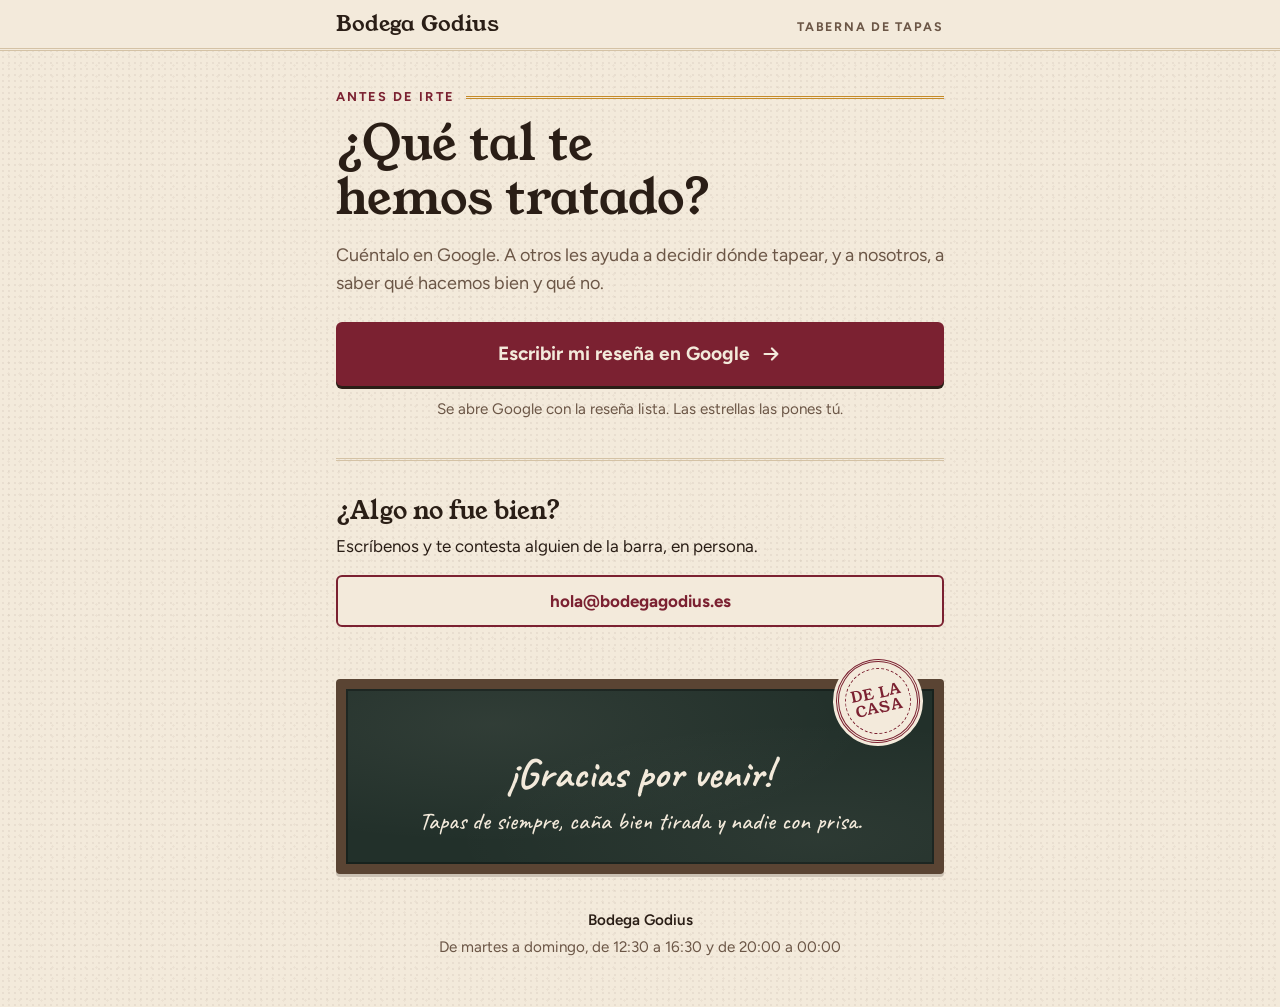
<file: ejemplo-resultado/sistema-1-resenas/index.html>
<!doctype html>
<html lang="es">
<head>
  <meta charset="utf-8">
  <meta name="viewport" content="width=device-width, initial-scale=1">
  <meta name="theme-color" content="#F3EADB">
  <title>Tu reseña · Bodega Godius</title>
  <link rel="icon" href="data:,">
  <link rel="preconnect" href="https://fonts.googleapis.com">
  <link rel="preconnect" href="https://fonts.gstatic.com" crossorigin>
  <link rel="stylesheet" href="https://fonts.googleapis.com/css2?family=Caveat:wght@500;700&family=Figtree:wght@400;500;600;700&family=Young+Serif&display=swap">
  <link rel="stylesheet" href="estilos.css">
</head>
<body>
  <header class="cabecera">
    <div class="cabecera-in">
      <span class="marca" data-campo="nombre">Bodega Godius</span>
      <span class="marca-tipo" data-campo="tipo">Taberna de tapas</span>
    </div>
  </header>

  <main class="col">
    <section class="intro">
      <p class="antetitulo">Antes de irte</p>
      <h1>¿Qué tal te hemos tratado?</h1>
      <p class="entradilla">Cuéntalo en Google. A otros les ayuda a decidir dónde tapear, y a nosotros, a saber qué hacemos bien y qué no.</p>
    </section>

    <a class="btn btn-vino btn-grande" id="btnGoogle" href="#">
      Escribir mi reseña en Google
      <svg viewBox="0 0 24 24" fill="none" stroke="currentColor" stroke-width="2.4" stroke-linecap="round" stroke-linejoin="round" aria-hidden="true"><path d="M5 12h14M13 6l6 6-6 6"/></svg>
    </a>
    <p class="nota-btn">Se abre Google con la reseña lista. Las estrellas las pones tú.</p>

    <hr class="filete">

    <section class="problema">
      <h2>¿Algo no fue bien?</h2>
      <p>Escríbenos y te contesta alguien de la barra, en persona.</p>
      <a class="btn btn-borde" id="btnEmail" href="#">hola@bodegagodius.es</a>
    </section>

    <aside class="pizarra pizarra-gracias">
      <span class="sello" aria-hidden="true">De la<br>casa</span>
      <p class="tiza-grande">¡Gracias por venir!</p>
      <p class="tiza" data-campo="lema">Tapas de siempre, caña bien tirada y nadie con prisa.</p>
    </aside>

    <footer class="pie">
      <p><strong data-campo="nombre">Bodega Godius</strong></p>
      <p data-campo="horario">De martes a domingo, de 12:30 a 16:30 y de 20:00 a 00:00</p>
    </footer>
  </main>

  <script src="datos.js"></script>
  <script>
    (function () {
      var B = window.BODEGA;
      document.querySelectorAll("[data-campo]").forEach(function (el) {
        var valor = B[el.getAttribute("data-campo")];
        if (valor) el.textContent = valor;
      });
      document.getElementById("btnGoogle").href = B.url_resena_google;
      var email = document.getElementById("btnEmail");
      email.href = "mailto:" + B.email + "?subject=" + encodeURIComponent("Mi visita a " + B.nombre);
      email.textContent = B.email;
    })();
  </script>
</body>
</html>
</file>
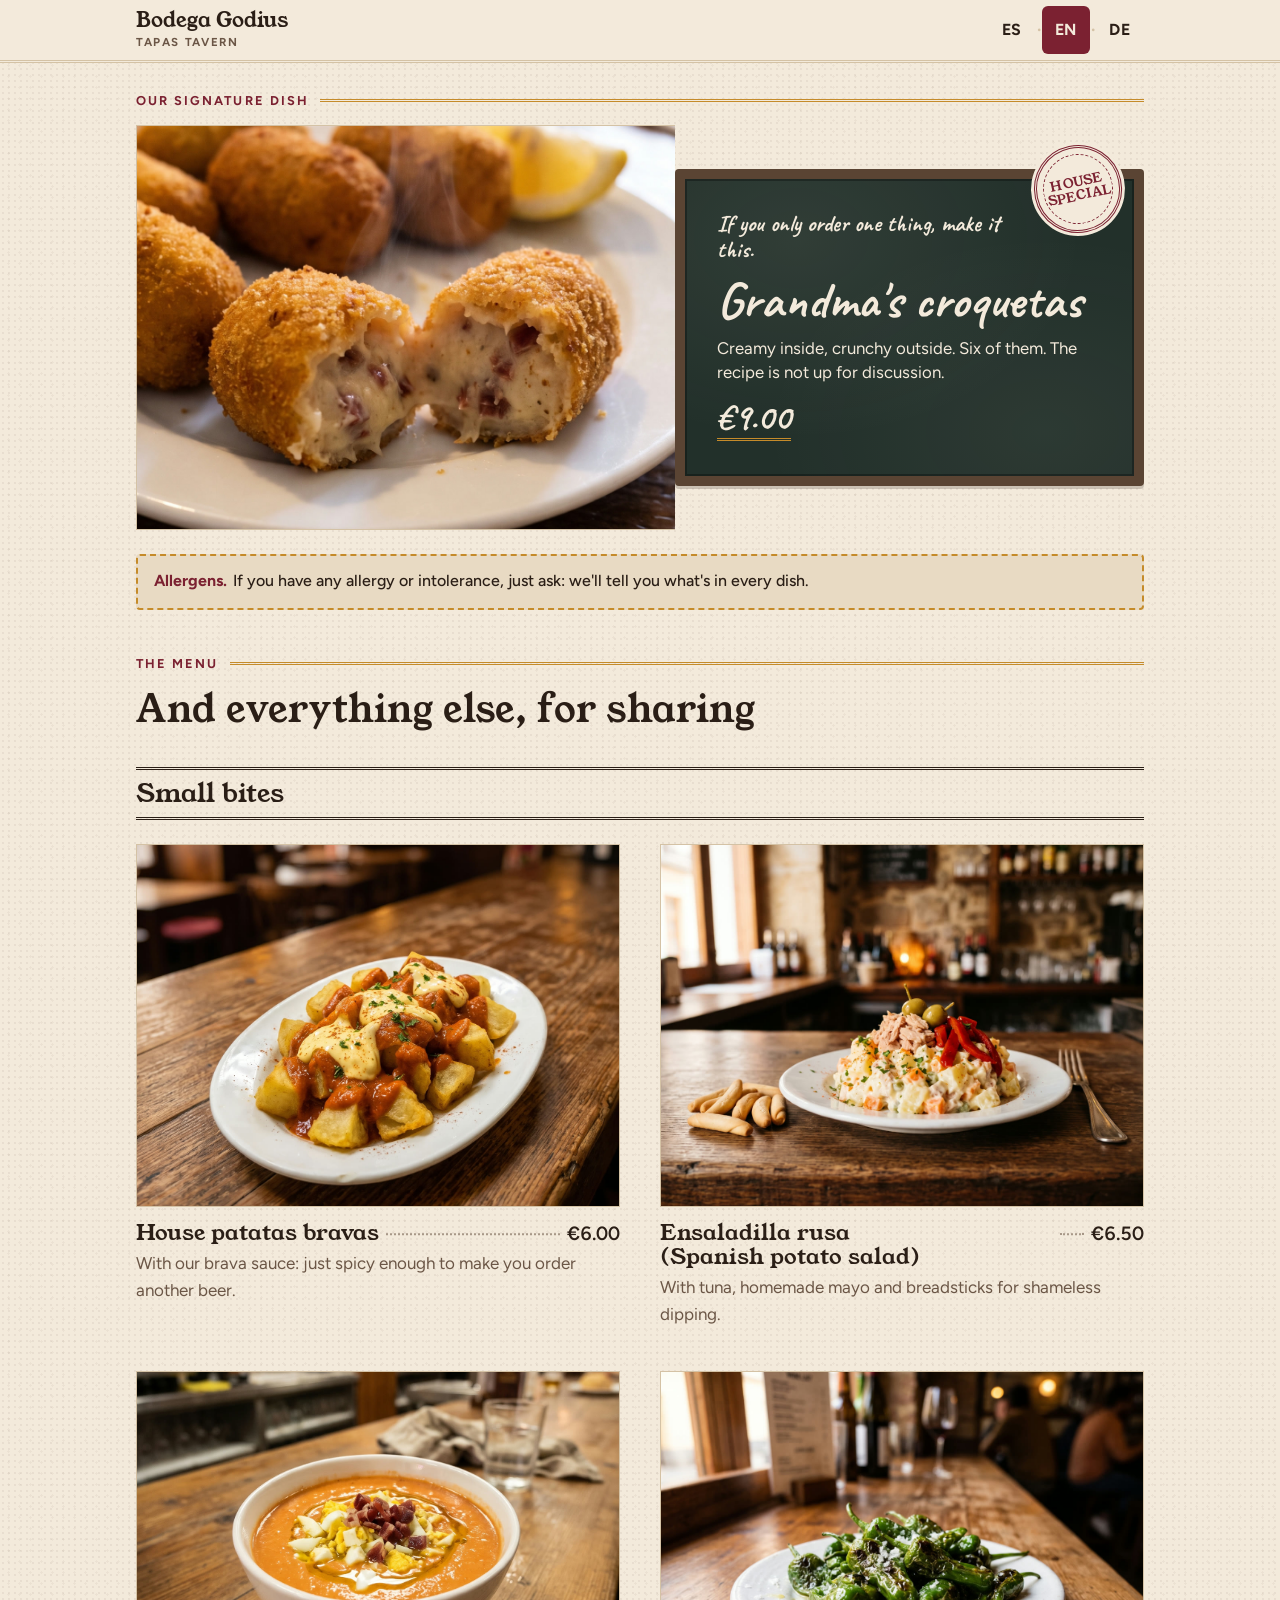
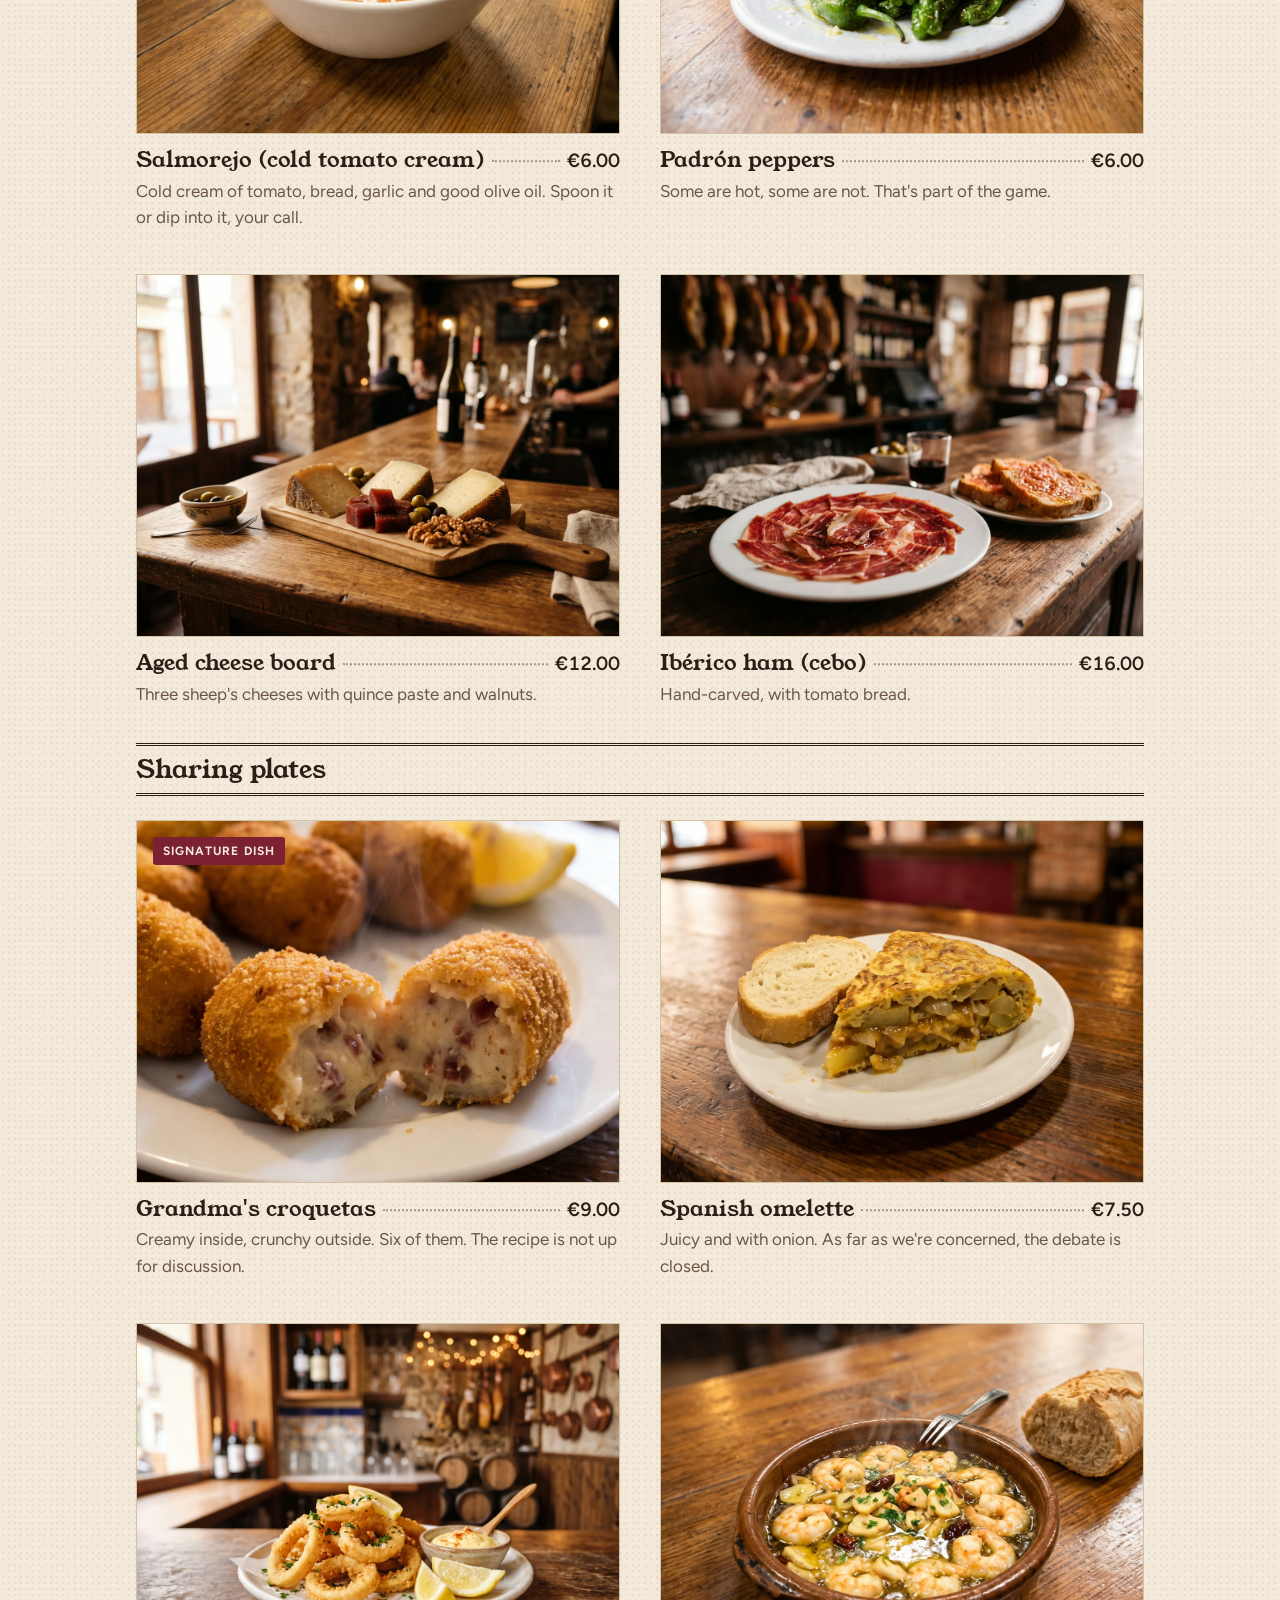
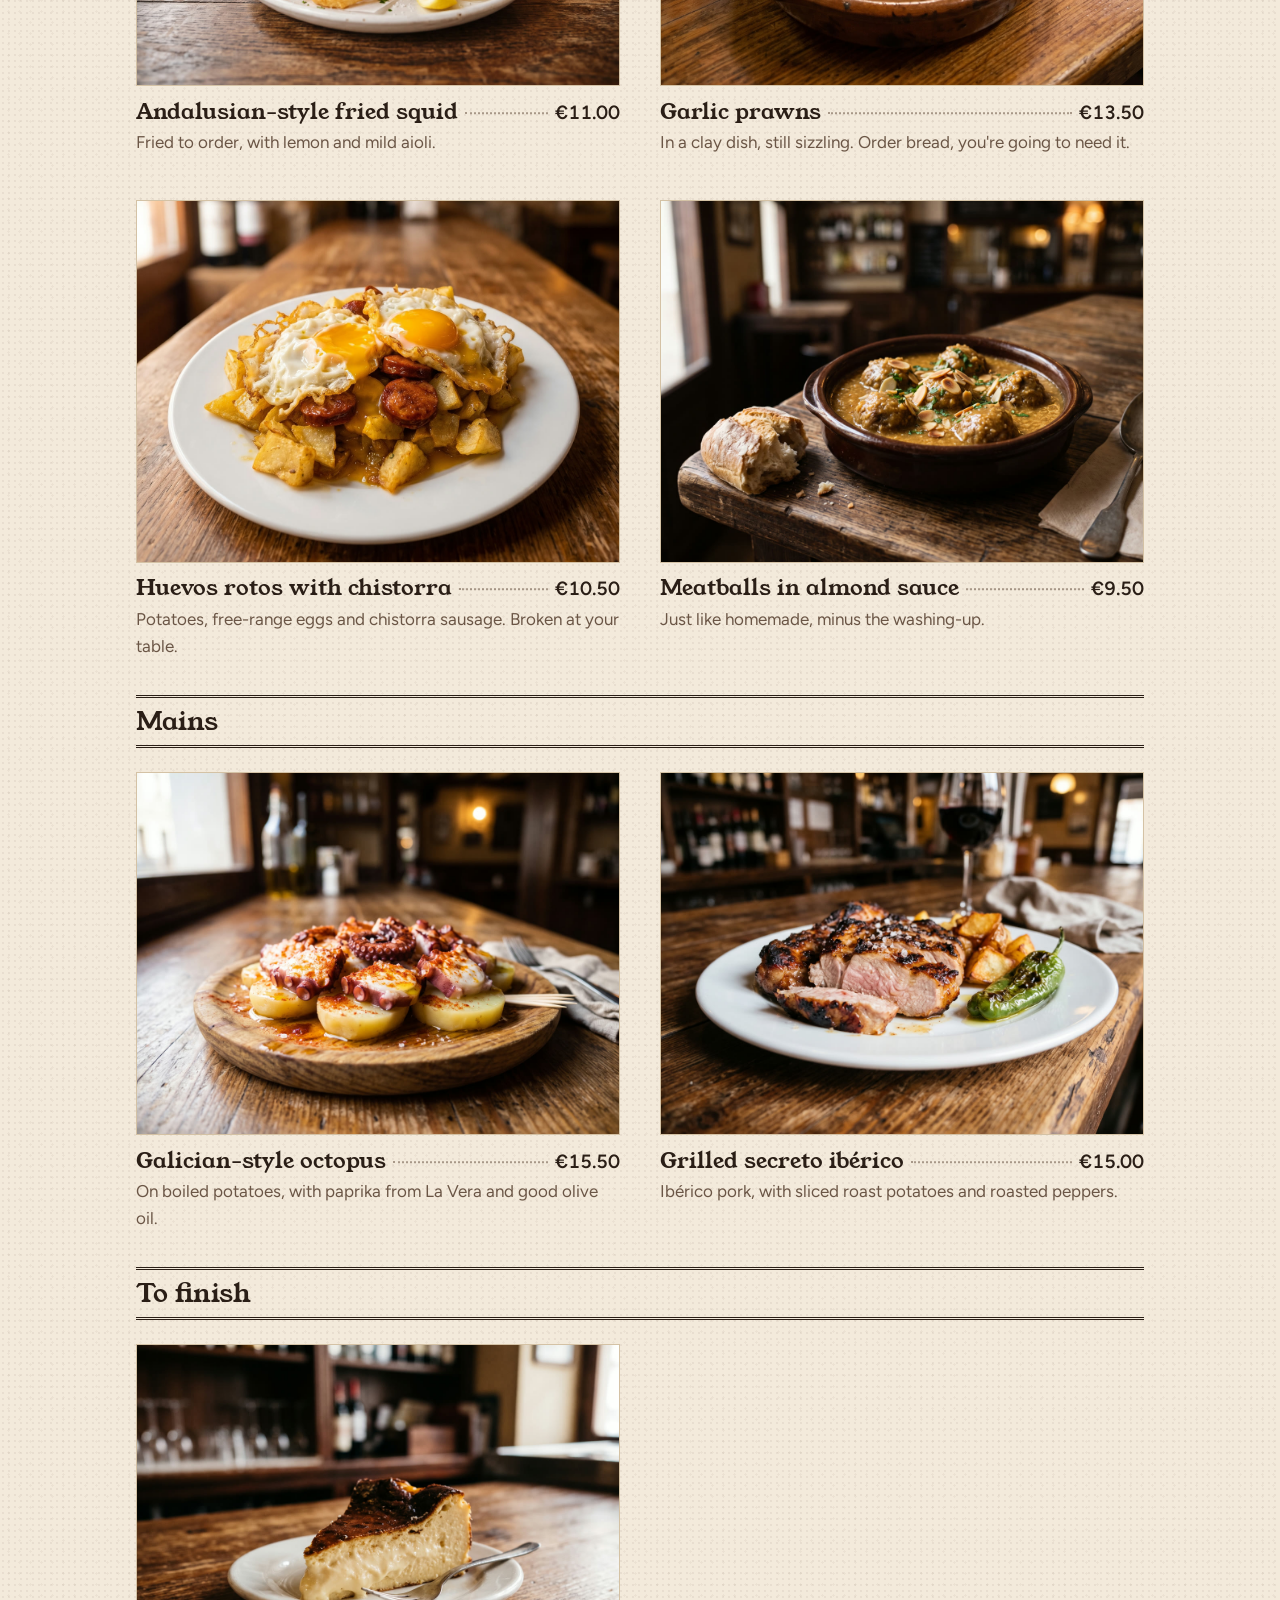
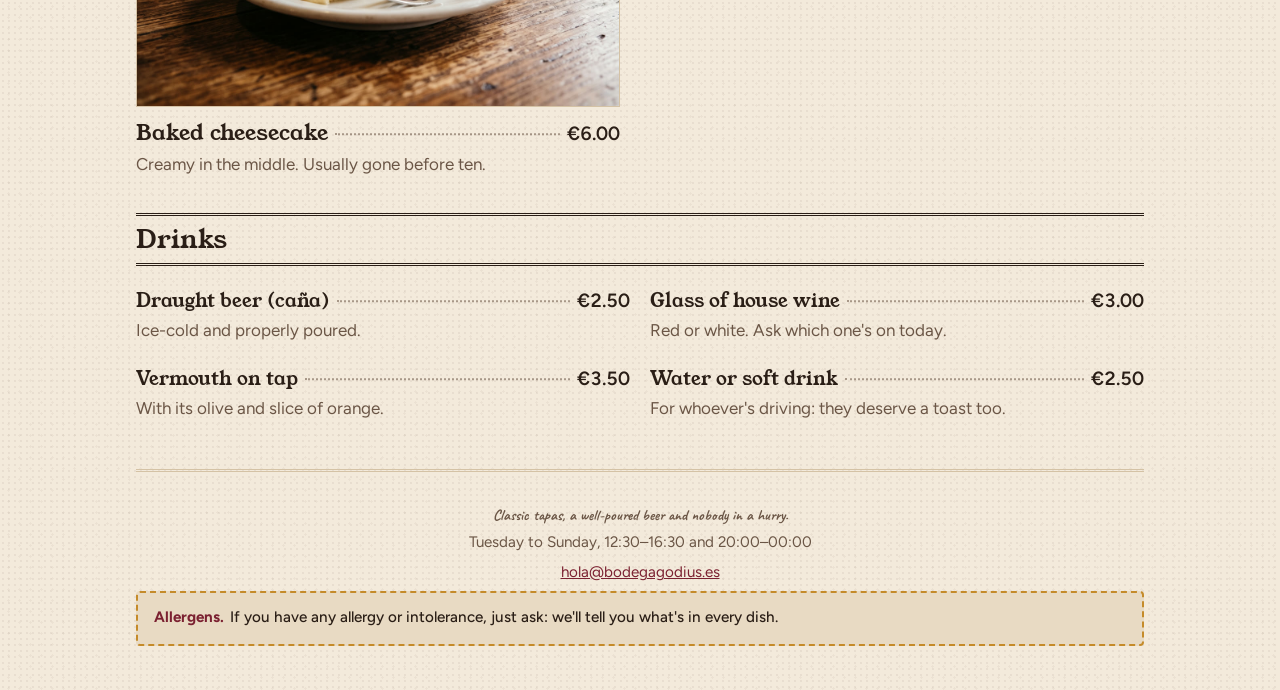
<file: ejemplo-resultado/sistema-2-carta/index.html>
<!doctype html>
<html lang="es">
<head>
  <meta charset="utf-8">
  <meta name="viewport" content="width=device-width, initial-scale=1">
  <meta name="theme-color" content="#F3EADB">
  <title>La carta · Bodega Godius</title>
  <link rel="icon" href="data:,">
  <link rel="preconnect" href="https://fonts.googleapis.com">
  <link rel="preconnect" href="https://fonts.gstatic.com" crossorigin>
  <link rel="stylesheet" href="https://fonts.googleapis.com/css2?family=Caveat:wght@500;700&family=Figtree:wght@400;500;600;700&family=Young+Serif&display=swap">
  <link rel="stylesheet" href="estilos.css">
</head>
<body>
  <header class="cabecera">
    <div class="cabecera-in">
      <div>
        <span class="marca" id="marca">Bodega Godius</span>
        <span class="marca-tipo" id="tipo"></span>
      </div>
      <div class="idiomas" role="group" id="idiomas">
        <button type="button" data-lang="es" lang="es">ES</button><span aria-hidden="true">·</span><button type="button" data-lang="en" lang="en">EN</button><span aria-hidden="true">·</span><button type="button" data-lang="de" lang="de">DE</button>
      </div>
    </div>
  </header>

  <!-- Todo se pinta desde datos.js: aquí no hay ningún plato escrito a mano -->
  <main class="col">
    <section class="estrella" id="estrella"></section>
    <p class="alergenos" id="alergenos"></p>
    <div class="carta-cab"><p class="antetitulo" id="cartaAnte"></p><h2 id="cartaTitulo"></h2></div>
    <div id="secciones"></div>
    <section class="seccion bebidas" id="bebidas"></section>
    <footer class="pie" id="pie"></footer>
  </main>

  <script src="datos.js"></script>
  <script>
    (function () {
      var B = window.BODEGA;
      var IDIOMAS = ["es", "en", "de"];
      var CLAVE = "bodega-godius-idioma";

      function esc(s) {
        return String(s).replace(/[&<>"']/g, function (c) {
          return { "&": "&amp;", "<": "&lt;", ">": "&gt;", '"': "&quot;", "'": "&#39;" }[c];
        });
      }

      // ?lang= en la URL › el que eligió antes › idioma del móvil
      function idiomaInicial() {
        var param = (new URLSearchParams(location.search).get("lang") || "").toLowerCase();
        if (IDIOMAS.indexOf(param) > -1) return param;
        try {
          var guardado = localStorage.getItem(CLAVE);
          if (IDIOMAS.indexOf(guardado) > -1) return guardado;
        } catch (e) {}
        var nav = ((navigator.languages && navigator.languages[0]) || navigator.language || "es").toLowerCase().split("-")[0];
        if (["es", "ca", "gl", "eu"].indexOf(nav) > -1) return "es";
        if (nav === "de") return "de";
        return "en";
      }

      // 21-nov (vídeo ep. 1): foto real del plato dentro del MISMO hueco (mismo tamaño: la carta no se mueve)
      function foto(nombre, t, insignia, id) {
        return '<figure class="foto' + (id ? ' con-img' : '') + '">' +
          (id ? '<img class="foto-img" src="fotos/' + esc(id) + '.jpg" alt="' + esc(nombre) + '">' : '') +
          (insignia ? '<span class="insignia">' + esc(insignia) + '</span>' : '') +
          '<span class="foto-nombre">' + esc(nombre) + '</span>' +
          '<span class="foto-nota">' + esc(t.foto_nota) + '</span>' +
          '</figure>';
      }

      function lineaPrecio(nombre, precio, fmt) {
        return '<div class="linea-precio"><h3>' + esc(nombre) + '</h3><span class="puntos" aria-hidden="true"></span>' +
          '<span class="precio">' + esc(fmt.format(precio)) + '</span></div>';
      }

      function pintar(idioma) {
        var t = B.textos[idioma];
        var fmt = new Intl.NumberFormat(t.locale, { style: "currency", currency: B.moneda });
        var estrella = B.platos.filter(function (p) { return p.id === B.plato_estrella; })[0];

        document.documentElement.lang = idioma;
        document.title = t.titulo_pagina;
        document.getElementById("marca").textContent = B.nombre;
        document.getElementById("tipo").textContent = t.tipo;
        document.getElementById("idiomas").setAttribute("aria-label", t.idioma);
        document.querySelectorAll("#idiomas button").forEach(function (b) {
          b.setAttribute("aria-pressed", b.getAttribute("data-lang") === idioma ? "true" : "false");
        });

        // Plato estrella: foto grande + pizarra con sello
        if (estrella) {
          var e = estrella[idioma];
          document.getElementById("estrella").innerHTML =
            '<p class="antetitulo">' + esc(t.estrella_ante) + '</p>' +
            '<div class="estrella-grid">' + foto(e.nombre, t, '', estrella.id) +
              '<div class="pizarra estrella-pizarra">' +
                '<span class="sello" aria-hidden="true">' + esc(t.sello[0]) + '<br>' + esc(t.sello[1]) + '</span>' +
                '<p class="tiza-ante">' + esc(t.estrella_tiza) + '</p>' +
                '<h1 class="tiza-nombre">' + esc(e.nombre) + '</h1>' +
                '<p class="tiza-desc">' + esc(e.descripcion) + '</p>' +
                '<span class="tiza-precio">' + esc(fmt.format(estrella.precio)) + '</span>' +
              '</div>' +
            '</div>';
        }

        var alergenos = '<strong>' + esc(t.alergenos_titulo) + '.</strong>' + esc(t.alergenos);
        document.getElementById("alergenos").innerHTML = alergenos;
        document.getElementById("cartaAnte").textContent = t.carta_ante;
        document.getElementById("cartaTitulo").textContent = t.carta_titulo;

        // Secciones con foto grande por plato
        document.getElementById("secciones").innerHTML = B.secciones.map(function (s) {
          var platos = B.platos.filter(function (p) { return p.seccion === s.id; });
          if (!platos.length) return "";
          return '<section class="seccion" id="' + esc(s.id) + '">' +
            '<h2 class="seccion-titulo">' + esc(s[idioma]) + '</h2>' +
            '<div class="lista">' + platos.map(function (p) {
              var d = p[idioma];
              return '<article class="plato" id="plato-' + esc(p.id) + '">' +
                foto(d.nombre, t, p.id === B.plato_estrella ? t.insignia : "", p.id) +
                lineaPrecio(d.nombre, p.precio, fmt) +
                '<p class="desc">' + esc(d.descripcion) + '</p>' +
                '</article>';
            }).join("") + '</div></section>';
        }).join("");

        // Bebidas, sin foto
        document.getElementById("bebidas").innerHTML =
          '<h2 class="seccion-titulo">' + esc(t.bebidas) + '</h2>' +
          '<div class="lista">' + B.bebidas.map(function (b) {
            var d = b[idioma];
            return '<article class="bebida">' + lineaPrecio(d.nombre, b.precio, fmt) +
              '<p class="desc">' + esc(d.descripcion) + '</p></article>';
          }).join("") + '</div>';

        document.getElementById("pie").innerHTML =
          '<p class="pie-lema">' + esc(t.lema) + '</p>' +
          '<p>' + esc(t.horario) + '</p>' +
          '<p><a href="mailto:' + esc(B.email) + '">' + esc(B.email) + '</a></p>' +
          '<p class="alergenos">' + alergenos + '</p>';
      }

      document.getElementById("idiomas").addEventListener("click", function (ev) {
        var boton = ev.target.closest("button[data-lang]");
        if (!boton) return;
        var idioma = boton.getAttribute("data-lang");
        try { localStorage.setItem(CLAVE, idioma); } catch (e) {}
        // Si la URL traía ?lang=, la actualizamos para que no pise la elección al recargar
        if (new URLSearchParams(location.search).has("lang")) {
          try { history.replaceState(null, "", "?lang=" + idioma); } catch (e) {}
        }
        pintar(idioma);
      });

      pintar(idiomaInicial());
    })();
  </script>
</body>
</html>
</file>
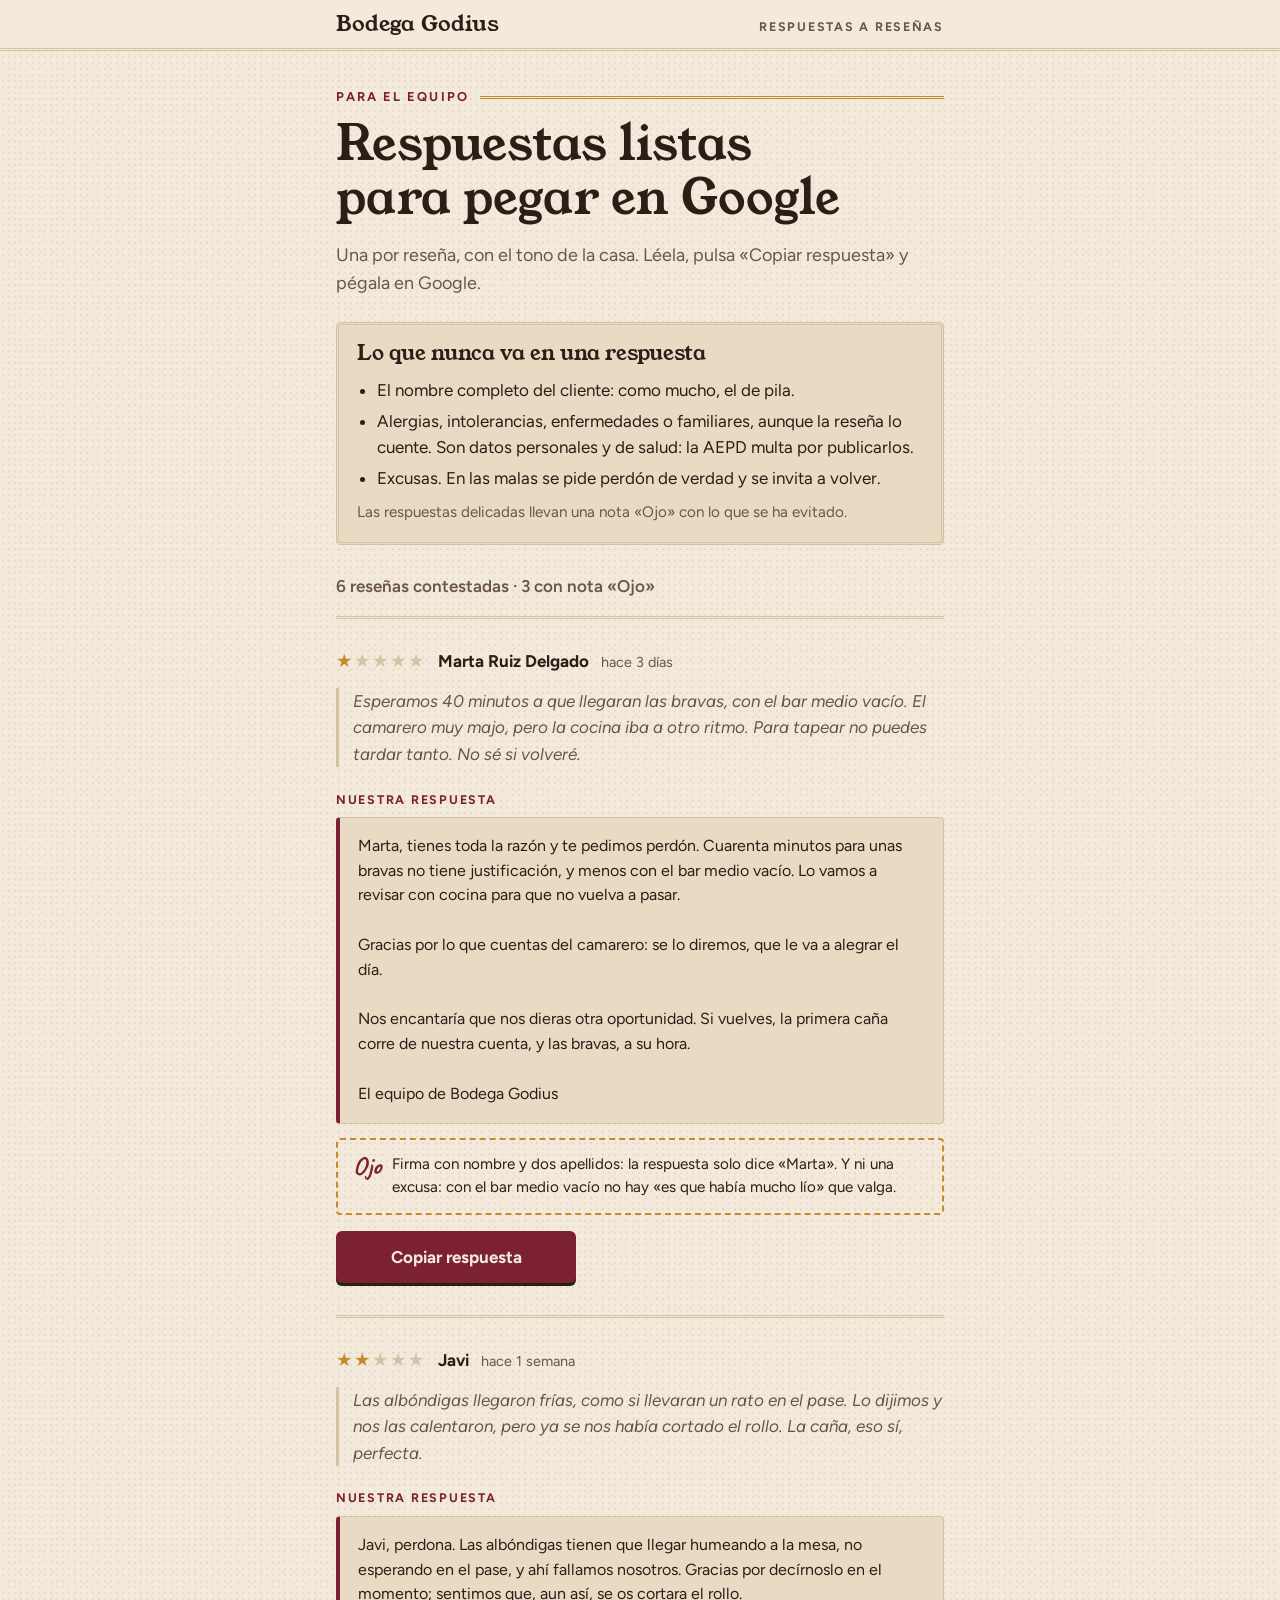
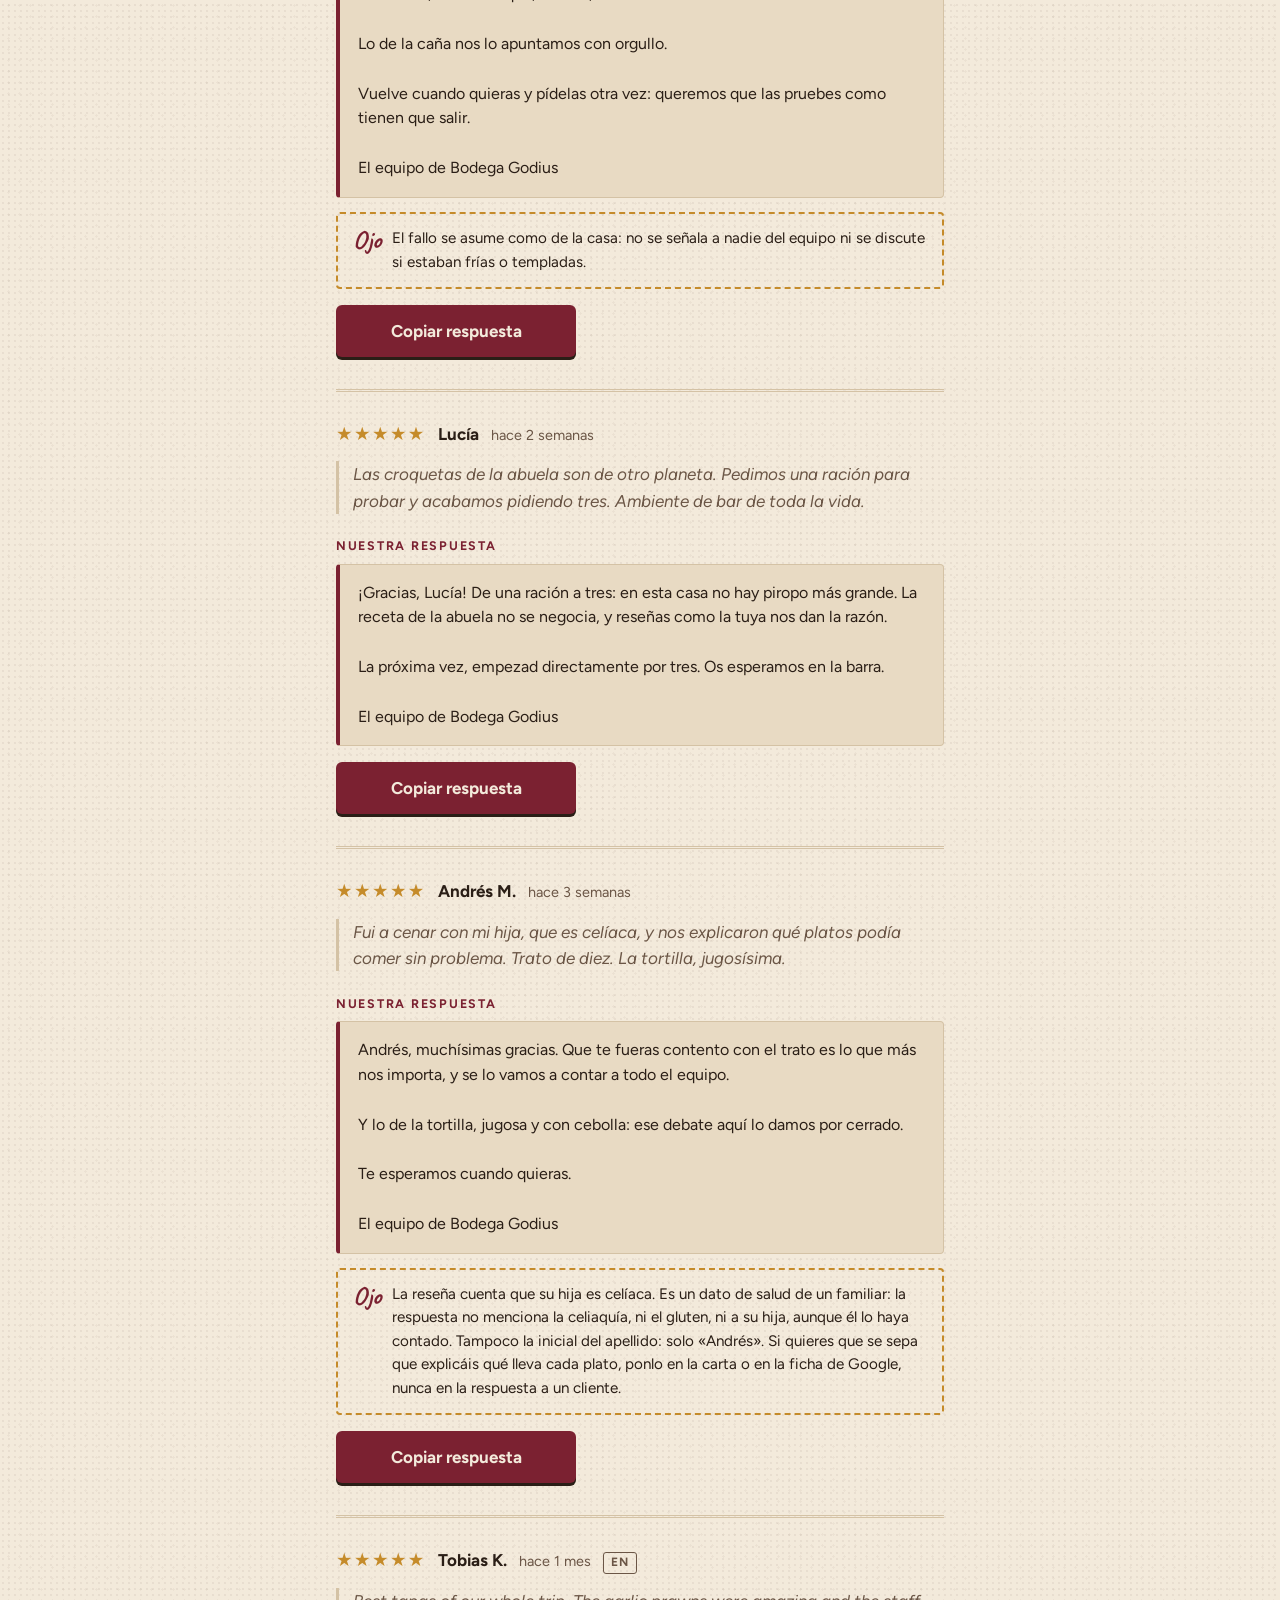
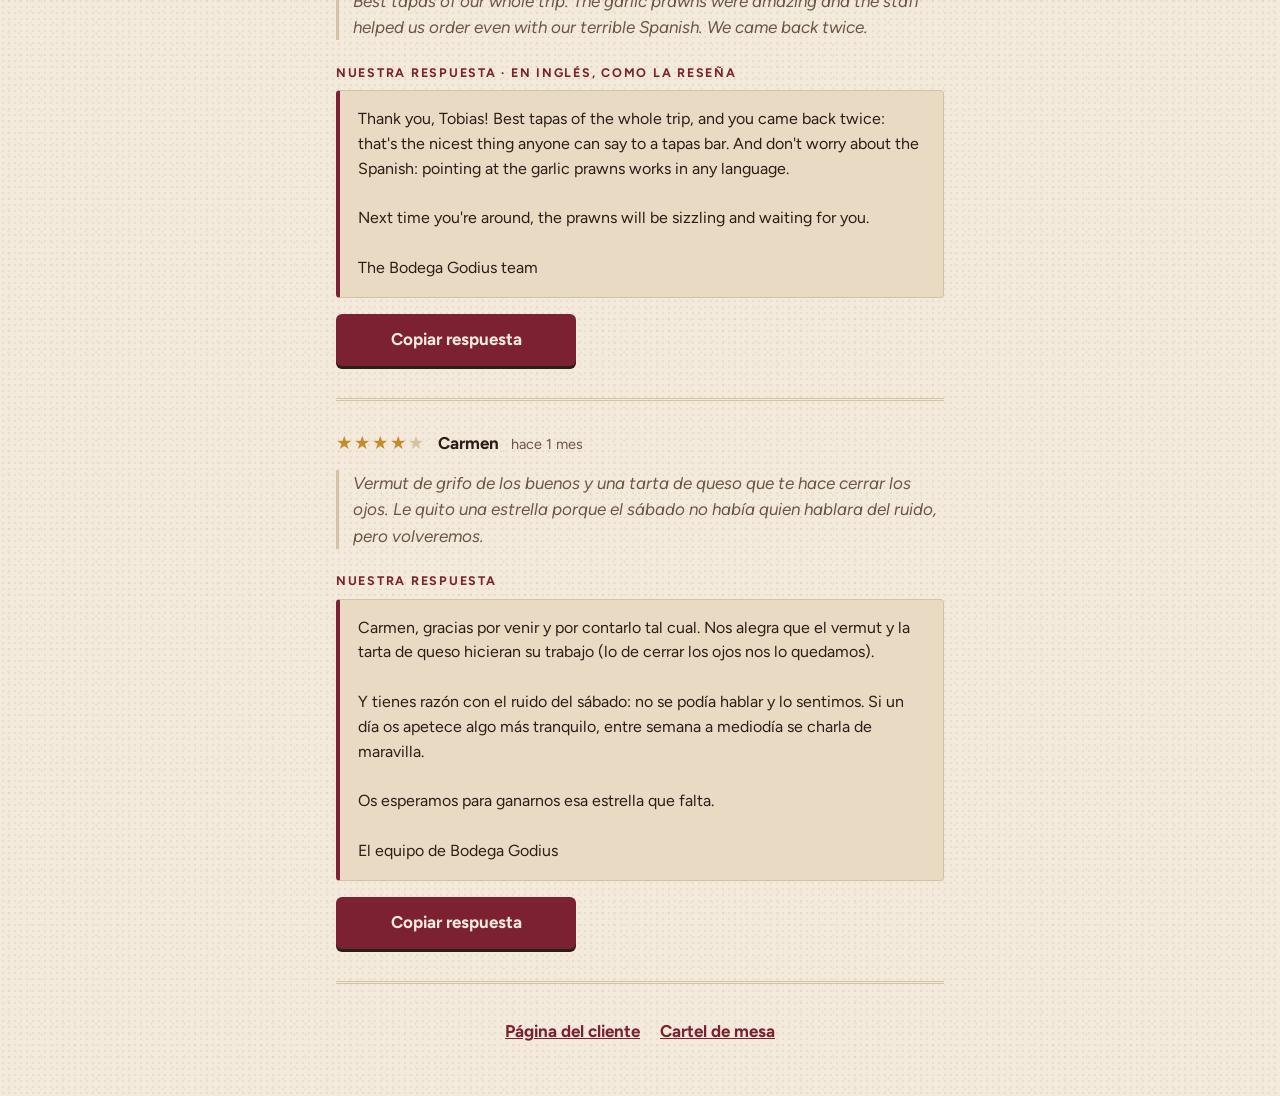
<file: ejemplo-resultado/sistema-1-resenas/respuestas.html>
<!doctype html>
<html lang="es">
<head>
  <meta charset="utf-8">
  <meta name="viewport" content="width=device-width, initial-scale=1">
  <meta name="theme-color" content="#F3EADB">
  <title>Respuestas a reseñas · Bodega Godius</title>
  <link rel="icon" href="data:,">
  <link rel="preconnect" href="https://fonts.googleapis.com">
  <link rel="preconnect" href="https://fonts.gstatic.com" crossorigin>
  <link rel="stylesheet" href="https://fonts.googleapis.com/css2?family=Caveat:wght@500;700&family=Figtree:wght@400;500;600;700&family=Young+Serif&display=swap">
  <link rel="stylesheet" href="estilos.css">
</head>
<body>
  <header class="cabecera">
    <div class="cabecera-in">
      <span class="marca" data-campo="nombre">Bodega Godius</span>
      <span class="marca-tipo">Respuestas a reseñas</span>
    </div>
  </header>

  <main class="col">
    <section class="intro">
      <p class="antetitulo">Para el equipo</p>
      <h1>Respuestas listas para pegar en Google</h1>
      <p class="entradilla">Una por reseña, con el tono de la casa. Léela, pulsa «Copiar respuesta» y pégala en Google.</p>
    </section>

    <section class="reglas">
      <h2>Lo que nunca va en una respuesta</h2>
      <ul>
        <li>El nombre completo del cliente: como mucho, el de pila.</li>
        <li>Alergias, intolerancias, enfermedades o familiares, aunque la reseña lo cuente. Son datos personales y de salud: la AEPD multa por publicarlos.</li>
        <li>Excusas. En las malas se pide perdón de verdad y se invita a volver.</li>
      </ul>
      <p>Las respuestas delicadas llevan una nota «Ojo» con lo que se ha evitado.</p>
    </section>

    <p class="resumen" id="resumen"></p>
    <div id="lista"></div>

    <nav class="nav-sistema no-print" aria-label="Sistema de reseñas">
      <a href="index.html">Página del cliente</a>
      <a href="cartel.html">Cartel de mesa</a>
    </nav>
  </main>

  <p class="no-print" id="aviso" role="status" aria-live="polite" style="position:absolute;left:-9999px;"></p>

  <script src="datos.js"></script>
  <script>
    (function () {
      var B = window.BODEGA;
      var IDIOMAS = { en: "inglés", de: "alemán", fr: "francés", it: "italiano", pt: "portugués" };

      document.querySelectorAll("[data-campo]").forEach(function (el) {
        var valor = B[el.getAttribute("data-campo")];
        if (valor) el.textContent = valor;
      });

      function el(tag, clase, texto) {
        var n = document.createElement(tag);
        if (clase) n.className = clase;
        if (texto) n.textContent = texto;
        return n;
      }

      function copiarViejo(texto) {
        var ta = document.createElement("textarea");
        ta.value = texto;
        ta.setAttribute("readonly", "");
        ta.style.position = "fixed";
        ta.style.opacity = "0";
        document.body.appendChild(ta);
        ta.select();
        var ok = false;
        try { ok = document.execCommand("copy"); } catch (e) { ok = false; }
        document.body.removeChild(ta);
        return ok;
      }

      function copiar(texto, boton, autor) {
        var aviso = document.getElementById("aviso");
        function listo(ok) {
          boton.textContent = ok ? "Copiada. Pégala en Google" : "No se pudo copiar: selecciónala a mano";
          boton.classList.toggle("hecho", ok);
          aviso.textContent = ok ? "Respuesta a " + autor + " copiada." : "No se pudo copiar.";
          setTimeout(function () {
            boton.textContent = "Copiar respuesta";
            boton.classList.remove("hecho");
          }, 2200);
        }
        if (navigator.clipboard && window.isSecureContext) {
          navigator.clipboard.writeText(texto).then(
            function () { listo(true); },
            function () { listo(copiarViejo(texto)); }
          );
        } else {
          listo(copiarViejo(texto));
        }
      }

      var lista = document.getElementById("lista");
      var conOjo = 0;

      B.resenas.forEach(function (r) {
        var art = el("article", "resena");
        art.id = "resena-" + r.id;

        var cab = el("div", "resena-cab");
        var estrellas = el("span", "estrellas");
        estrellas.setAttribute("role", "img");
        estrellas.setAttribute("aria-label", r.estrellas + " de 5 estrellas");
        estrellas.appendChild(document.createTextNode("★".repeat(r.estrellas)));
        estrellas.appendChild(el("span", "vacia", "★".repeat(5 - r.estrellas)));
        cab.appendChild(estrellas);
        cab.appendChild(el("span", "autor", r.autor));
        cab.appendChild(el("span", "hace", r.hace));
        if (r.idioma !== "es") cab.appendChild(el("span", "idioma", r.idioma.toUpperCase()));
        art.appendChild(cab);

        var cita = el("blockquote", "texto-resena", r.texto);
        if (r.idioma !== "es") cita.lang = r.idioma;
        art.appendChild(cita);

        var etiqueta = "Nuestra respuesta";
        if (r.idioma !== "es") etiqueta += " · en " + (IDIOMAS[r.idioma] || r.idioma) + ", como la reseña";
        art.appendChild(el("p", "etiqueta", etiqueta));

        var resp = el("p", "respuesta", r.respuesta);
        if (r.idioma !== "es") resp.lang = r.idioma;
        art.appendChild(resp);

        if (r.ojo) {
          conOjo++;
          var ojo = el("div", "ojo");
          ojo.appendChild(el("b", "", "Ojo"));
          ojo.appendChild(el("p", "", r.ojo));
          art.appendChild(ojo);
        }

        var boton = el("button", "btn btn-vino copiar", "Copiar respuesta");
        boton.type = "button";
        boton.addEventListener("click", function () { copiar(r.respuesta, boton, r.autor.split(" ")[0]); });
        art.appendChild(boton);

        lista.appendChild(art);
      });

      document.getElementById("resumen").textContent =
        B.resenas.length + " reseñas contestadas · " + conOjo + " con nota «Ojo»";
    })();
  </script>
</body>
</html>
</file>
<file: ejemplo-resultado/sistema-1-resenas/estilos.css>
/* Bodega Godius · sistema de reseñas · estilos compartidos */
:root {
  --papel: #F3EADB;
  --papel-osc: #E8DAC3;
  --linea: #D4C2A5;
  --tinta: #2A1E16;
  --tinta-suave: #6B5646;
  --vino: #7B2131;
  --mostaza: #C58B2A;
  --pizarra: #22302A;
  --madera: #5A4433;
  --f-titulo: "Young Serif", Georgia, "Times New Roman", serif;
  --f-texto: "Figtree", "Segoe UI", system-ui, sans-serif;
  --f-tiza: "Caveat", "Segoe Print", cursive;
  --textura:
    radial-gradient(rgba(90, 68, 51, .07) 1px, transparent 1.4px),
    radial-gradient(rgba(90, 68, 51, .05) 1px, transparent 1.4px);
}

*, *::before, *::after { box-sizing: border-box; }

html { -webkit-text-size-adjust: 100%; text-size-adjust: 100%; }

body {
  margin: 0;
  min-height: 100vh;
  color: var(--tinta);
  font: 400 1.0625rem/1.55 var(--f-texto);
  background-color: var(--papel);
  background-image: var(--textura);
  background-size: 6px 6px, 11px 11px;
  background-position: 0 0, 3px 5px;
}

h1, h2, h3 {
  margin: 0;
  font-family: var(--f-titulo);
  font-weight: 400;
  line-height: 1.12;
  text-wrap: balance;
}

a { color: var(--vino); }

:focus-visible { outline: 3px solid var(--mostaza); outline-offset: 3px; }

.col { max-width: 640px; margin: 0 auto; padding: 0 16px; }

/* ---------- Cabecera fija, opaca ---------- */
.cabecera {
  position: sticky;
  top: 0;
  z-index: 20;
  background-color: var(--papel);
  border-bottom: 3px double var(--linea);
}
.cabecera-in {
  max-width: 640px;
  margin: 0 auto;
  padding: 12px 16px;
  display: flex;
  flex-wrap: wrap;
  align-items: baseline;
  justify-content: space-between;
  gap: 4px 12px;
}
.marca { font: 400 1.35rem/1.1 var(--f-titulo); color: var(--tinta); }
.marca-tipo {
  font-size: .78rem;
  font-weight: 700;
  letter-spacing: .14em;
  text-transform: uppercase;
  color: var(--tinta-suave);
}

/* ---------- Botones: 48 px mínimo, contraste alto ---------- */
.btn {
  display: flex;
  align-items: center;
  justify-content: center;
  gap: .6rem;
  width: 100%;
  min-height: 52px;
  padding: .85rem 1.25rem;
  border: 2px solid transparent;
  border-radius: 6px;
  font: 700 1.0625rem/1.2 var(--f-texto);
  text-align: center;
  text-decoration: none;
  cursor: pointer;
  transition: transform .08s ease, box-shadow .08s ease, background-color .15s ease;
}
.btn svg { flex: none; width: 22px; height: 22px; }
.btn-vino {
  background-color: var(--vino);
  color: var(--papel);
  box-shadow: 0 3px 0 var(--tinta);
}
.btn-vino:hover { background-color: #6A1C2A; }
.btn-vino:active { transform: translateY(2px); box-shadow: 0 1px 0 var(--tinta); }
.btn-borde {
  background-color: var(--papel);
  color: var(--vino);
  border-color: var(--vino);
}
.btn-borde:hover { background-color: var(--papel-osc); }
.btn-grande { min-height: 64px; font-size: 1.2rem; }

/* ---------- Filete doble de carta impresa ---------- */
.filete { border: 0; border-top: 3px double var(--linea); margin: 2.25rem 0; }

.antetitulo {
  display: flex;
  align-items: center;
  gap: .7rem;
  margin: 0 0 .7rem;
  font-size: .8rem;
  font-weight: 700;
  letter-spacing: .16em;
  text-transform: uppercase;
  color: var(--vino);
}
.antetitulo::after { content: ""; flex: 1; border-top: 3px double var(--mostaza); }

/* ---------- Pizarra con marco de madera ---------- */
.pizarra {
  position: relative;
  background-color: var(--pizarra);
  background-image:
    radial-gradient(ellipse at 25% 20%, rgba(243, 234, 219, .07), transparent 60%),
    radial-gradient(ellipse at 80% 85%, rgba(243, 234, 219, .05), transparent 55%);
  border: 10px solid var(--madera);
  border-radius: 4px;
  box-shadow: inset 0 0 0 2px rgba(0, 0, 0, .3), 0 3px 0 rgba(42, 30, 22, .2);
  color: #F3EADB;
  -webkit-print-color-adjust: exact;
  print-color-adjust: exact;
}
/* El texto de la pizarra va siempre en color papel */
.pizarra p, .pizarra a, .pizarra span, .pizarra strong { color: #F3EADB; }

/* ---------- Sello «De la casa» (va en la esquina de la pizarra) ---------- */
.sello {
  position: absolute;
  display: grid;
  place-items: center;
  width: 84px;
  height: 84px;
  border-radius: 50%;
  background-color: var(--papel);
  border: 3px double var(--vino);
  box-shadow: 0 0 0 3px var(--papel);
  font: 400 .92rem/1.05 var(--f-titulo);
  letter-spacing: .04em;
  text-align: center;
  text-transform: uppercase;
  transform: rotate(-12deg);
}
.pizarra .sello { color: var(--vino); }
.sello::before {
  content: "";
  position: absolute;
  inset: 6px;
  border: 1px dashed var(--vino);
  border-radius: 50%;
}

/* ---------- index.html: página del cliente ---------- */
.intro { padding: 2.25rem 0 1.5rem; }
.intro h1 { font-size: clamp(2.1rem, 9vw, 3rem); }
.entradilla { margin: 1rem 0 0; font-size: 1.125rem; color: var(--tinta-suave); }
.nota-btn { margin: .8rem 0 0; font-size: .95rem; color: var(--tinta-suave); text-align: center; }
.problema h2 { font-size: 1.55rem; }
.problema p { margin: .5rem 0 1rem; }

.pizarra-gracias {
  margin: 3.25rem 0 0;
  padding: 4rem 1.25rem 1.75rem;
  text-align: center;
}
.pizarra-gracias .sello { top: -30px; right: 14px; }
.tiza-grande { margin: 0; font: 700 2.6rem/1 var(--f-tiza); }
.tiza { margin: .7rem 0 0; font: 500 1.5rem/1.25 var(--f-tiza); }

.pie { padding: 2rem 0 2.75rem; text-align: center; font-size: .95rem; color: var(--tinta-suave); }
.pie p { margin: .2rem 0; }
.pie strong { color: var(--tinta); font-weight: 600; }

/* ---------- respuestas.html ---------- */
.reglas {
  padding: 1.1rem 1.15rem;
  background-color: var(--papel-osc);
  border: 3px double var(--linea);
  border-radius: 4px;
}
.reglas h2 { font-size: 1.3rem; }
.reglas ul { margin: .7rem 0 .6rem; padding-left: 1.2rem; }
.reglas li { margin: .3rem 0; }
.reglas p { margin: 0; font-size: .95rem; color: var(--tinta-suave); }

.resumen { margin: 1.75rem 0 0; font-weight: 600; color: var(--tinta-suave); }

.resena { padding: 1.75rem 0 2rem; border-top: 3px double var(--linea); }
.resena:first-child { margin-top: 1rem; }
.resena-cab { display: flex; flex-wrap: wrap; align-items: baseline; gap: .2rem .75rem; }
.estrellas { font-size: 1.15rem; letter-spacing: .08em; color: var(--mostaza); }
.estrellas .vacia { color: var(--linea); }
.autor { font-weight: 700; }
.hace { font-size: .9rem; color: var(--tinta-suave); }
.idioma {
  padding: .05rem .45rem;
  border: 1.5px solid var(--tinta-suave);
  border-radius: 3px;
  font-size: .75rem;
  font-weight: 700;
  letter-spacing: .08em;
  color: var(--tinta-suave);
}
.texto-resena {
  margin: .8rem 0 1.4rem;
  padding-left: .9rem;
  border-left: 3px solid var(--linea);
  font-style: italic;
  color: var(--tinta-suave);
}
.etiqueta {
  margin: 0 0 .5rem;
  font-size: .78rem;
  font-weight: 700;
  letter-spacing: .14em;
  text-transform: uppercase;
  color: var(--vino);
}
.respuesta {
  margin: 0;
  padding: 1rem 1.1rem;
  background-color: var(--papel-osc);
  border: 1px solid var(--linea);
  border-left: 4px solid var(--vino);
  border-radius: 4px;
  white-space: pre-wrap;
  font-size: 1rem;
}
.ojo {
  display: grid;
  grid-template-columns: auto 1fr;
  gap: .7rem;
  align-items: start;
  margin: .9rem 0 0;
  padding: .8rem .95rem;
  border: 2px dashed var(--mostaza);
  border-radius: 4px;
  font-size: .95rem;
}
.ojo b { font: 700 1.6rem/1 var(--f-tiza); color: var(--vino); }
.ojo p { margin: 0; }
.copiar { margin-top: 1rem; }
.copiar.hecho { background-color: var(--pizarra); }

.nav-sistema {
  display: flex;
  flex-wrap: wrap;
  justify-content: center;
  gap: 0 1.25rem;
  padding: 1.5rem 0 2.5rem;
  border-top: 3px double var(--linea);
}
.nav-sistema a {
  display: inline-flex;
  align-items: center;
  min-height: 48px;
  font-weight: 700;
}

@media (min-width: 600px) {
  .copiar { width: auto; min-width: 240px; }
}

@media print {
  .btn, button, .no-print { display: none !important; }
  .cabecera { position: static; }
}
</file>
<file: ejemplo-resultado/sistema-2-carta/estilos.css>
/* Bodega Godius · carta digital · estilos */
:root {
  --papel: #F3EADB;
  --papel-osc: #E8DAC3;
  --linea: #D4C2A5;
  --tinta: #2A1E16;
  --tinta-suave: #6B5646;
  --vino: #7B2131;
  --mostaza: #C58B2A;
  --pizarra: #22302A;
  --madera: #5A4433;
  --f-titulo: "Young Serif", Georgia, "Times New Roman", serif;
  --f-texto: "Figtree", "Segoe UI", system-ui, sans-serif;
  --f-tiza: "Caveat", "Segoe Print", cursive;
  --textura:
    radial-gradient(rgba(90, 68, 51, .07) 1px, transparent 1.4px),
    radial-gradient(rgba(90, 68, 51, .05) 1px, transparent 1.4px);
}

*, *::before, *::after { box-sizing: border-box; }

html { -webkit-text-size-adjust: 100%; text-size-adjust: 100%; }

body {
  margin: 0;
  min-height: 100vh;
  color: var(--tinta);
  font: 400 1.0625rem/1.55 var(--f-texto);
  background-color: var(--papel);
  background-image: var(--textura);
  background-size: 6px 6px, 11px 11px;
  background-position: 0 0, 3px 5px;
}

h1, h2, h3 {
  margin: 0;
  font-family: var(--f-titulo);
  font-weight: 400;
  line-height: 1.12;
  text-wrap: balance;
}

a { color: var(--vino); }

:focus-visible { outline: 3px solid var(--mostaza); outline-offset: 3px; }

/* Columna: 640 px en móvil, 1040 px y 2 columnas desde 900 px */
.col { max-width: 640px; margin: 0 auto; padding: 0 16px; }

/* ---------- Cabecera fija, opaca, con selector de idioma ---------- */
.cabecera {
  position: sticky;
  top: 0;
  z-index: 20;
  background-color: var(--papel);
  border-bottom: 3px double var(--linea);
}
.cabecera-in {
  max-width: 640px;
  margin: 0 auto;
  padding: 6px 16px;
  display: flex;
  align-items: center;
  justify-content: space-between;
  gap: 12px;
}
.marca { display: block; font: 400 1.3rem/1.1 var(--f-titulo); color: var(--tinta); }
.marca-tipo {
  display: block;
  margin-top: 2px;
  font-size: .72rem;
  font-weight: 700;
  letter-spacing: .14em;
  text-transform: uppercase;
  color: var(--tinta-suave);
}
.idiomas { display: flex; align-items: center; flex: none; }
.idiomas span { color: var(--linea); font-weight: 700; padding: 0 1px; }
.idiomas button {
  min-width: 48px;
  min-height: 48px;
  padding: 0 6px;
  border: 2px solid transparent;
  border-radius: 6px;
  background: none;
  color: var(--tinta);
  font: 700 1rem/1 var(--f-texto);
  letter-spacing: .06em;
  cursor: pointer;
}
.idiomas button:hover { border-color: var(--linea); }
.idiomas button[aria-pressed="true"] { background-color: var(--vino); color: var(--papel); }

/* ---------- Detalles de casa ---------- */
.antetitulo {
  display: flex;
  align-items: center;
  gap: .7rem;
  margin: 0 0 .9rem;
  font-size: .8rem;
  font-weight: 700;
  letter-spacing: .16em;
  text-transform: uppercase;
  color: var(--vino);
}
.antetitulo::after { content: ""; flex: 1; border-top: 3px double var(--mostaza); }

/* Hueco de foto: 4:3, papel oscuro con rayado sutil */
.foto {
  position: relative;
  display: grid;
  place-content: center;
  gap: .35rem;
  margin: 0;
  padding: 1.25rem;
  aspect-ratio: 4 / 3;
  text-align: center;
  background-color: var(--papel-osc);
  background-image: repeating-linear-gradient(135deg, rgba(90, 68, 51, .07) 0 2px, transparent 2px 12px);
  border: 1px solid var(--linea);
  box-shadow: inset 0 0 0 8px var(--papel-osc), inset 0 0 0 9px var(--linea);
}
.foto-nombre { font: 400 1.35rem/1.15 var(--f-titulo); color: var(--tinta-suave); text-wrap: balance; }
.foto-nota { font-size: .85rem; color: var(--tinta-suave); }
.insignia {
  position: absolute;
  top: 16px;
  left: 16px;
  padding: .3rem .6rem;
  background-color: var(--vino);
  color: var(--papel);
  font-size: .75rem;
  font-weight: 700;
  letter-spacing: .1em;
  text-transform: uppercase;
  border-radius: 3px;
}

/* ---------- Pizarra con marco de madera ---------- */
.pizarra {
  position: relative;
  background-color: var(--pizarra);
  background-image:
    radial-gradient(ellipse at 25% 20%, rgba(243, 234, 219, .07), transparent 60%),
    radial-gradient(ellipse at 80% 85%, rgba(243, 234, 219, .05), transparent 55%);
  border: 10px solid var(--madera);
  border-radius: 4px;
  box-shadow: inset 0 0 0 2px rgba(0, 0, 0, .3), 0 3px 0 rgba(42, 30, 22, .2);
  color: #F3EADB;
  -webkit-print-color-adjust: exact;
  print-color-adjust: exact;
}
/* El texto de la pizarra va siempre en color papel */
.pizarra h1, .pizarra h2, .pizarra p, .pizarra span, .pizarra strong { color: #F3EADB; }

/* Sello «De la casa»: en la esquina de la pizarra, nunca sobre un título */
.sello {
  position: absolute;
  display: grid;
  place-items: center;
  width: 88px;
  height: 88px;
  border-radius: 50%;
  background-color: var(--papel);
  border: 3px double var(--vino);
  box-shadow: 0 0 0 3px var(--papel);
  font: 400 .82rem/1.1 var(--f-titulo);
  letter-spacing: .03em;
  text-align: center;
  text-transform: uppercase;
  transform: rotate(-12deg);
}
.pizarra .sello { color: var(--vino); }
.sello::before {
  content: "";
  position: absolute;
  inset: 6px;
  border: 1px dashed var(--vino);
  border-radius: 50%;
}

/* ---------- Plato estrella ---------- */
.estrella { padding: 1.75rem 0 0; }
.estrella-grid { display: grid; gap: 0; }
.estrella .foto { border-bottom: 0; }
.estrella .foto-nombre { font-size: 1.6rem; }
.estrella-pizarra { padding: 1.25rem 1.25rem 1.4rem; }
.estrella-pizarra .sello { top: -34px; right: 12px; }
.tiza-ante { margin: 0; padding-right: 92px; font: 700 1.45rem/1.15 var(--f-tiza); }
.tiza-nombre { margin: .7rem 0 0; font: 700 2.7rem/1 var(--f-tiza); }
.tiza-desc { margin: .6rem 0 0; font-size: 1.05rem; line-height: 1.45; }
.tiza-precio {
  display: inline-block;
  margin: .9rem 0 0;
  padding-bottom: 2px;
  border-bottom: 3px double var(--mostaza);
  font: 700 2.3rem/1 var(--f-tiza);
}

.alergenos {
  margin: 1.5rem 0 0;
  padding: .85rem 1rem;
  background-color: var(--papel-osc);
  border: 2px dashed var(--mostaza);
  border-radius: 4px;
  font-size: 1rem;
  font-weight: 500;
}
.alergenos strong { color: var(--vino); font-weight: 700; margin-right: .35rem; }

/* ---------- Secciones y platos ---------- */
.carta-cab { padding: 2.75rem 0 0; }
.carta-cab h2 { font-size: clamp(1.8rem, 7vw, 2.4rem); }

.seccion { padding-top: 2.25rem; }
.seccion-titulo {
  display: flex;
  align-items: center;
  gap: .9rem;
  padding: .55rem 0;
  border-top: 3px double var(--tinta);
  border-bottom: 3px double var(--tinta);
  font-size: 1.65rem;
}
.lista { display: grid; gap: 2.25rem; padding-top: 1.5rem; }

.linea-precio { display: flex; align-items: baseline; gap: .45rem; margin-top: .85rem; }
.linea-precio h3 { flex: 0 1 auto; min-width: 0; font-size: 1.35rem; }
.puntos { flex: 1 1 1.5rem; min-width: 1.5rem; border-bottom: 2px dotted var(--tinta-suave); transform: translateY(-.28em); opacity: .55; }
.precio { flex: none; font: 600 1.2rem/1 var(--f-texto); font-variant-numeric: tabular-nums; color: var(--tinta); }
.desc { margin: .35rem 0 0; color: var(--tinta-suave); }

.bebidas .lista { gap: 1.25rem; }
.bebidas .linea-precio { margin-top: 0; }
.bebidas h3 { font-size: 1.2rem; }

/* ---------- Pie ---------- */
.pie { margin-top: 3rem; padding: 1.75rem 0 2.75rem; border-top: 3px double var(--linea); text-align: center; }
.pie-lema { margin: 0; font: 700 1.6rem/1.2 var(--f-tiza); color: var(--vino); text-wrap: balance; }
.pie p { margin: .4rem 0 0; color: var(--tinta-suave); font-size: .95rem; }
.pie .alergenos { text-align: left; color: var(--tinta); }

/* ---------- Escritorio: 2 columnas, máx. 1040 px ---------- */
@media (min-width: 900px) {
  .col, .cabecera-in { max-width: 1040px; }
  .estrella-grid { grid-template-columns: 1.15fr 1fr; align-items: center; gap: 0; }
  .estrella .foto { border-bottom: 1px solid var(--linea); border-right: 0; }
  .estrella-pizarra { padding: 2rem 2rem 2.2rem; }
  .tiza-nombre { font-size: 3.2rem; }
  .lista { grid-template-columns: 1fr 1fr; column-gap: 2.5rem; row-gap: 2.75rem; }
  .bebidas .lista { row-gap: 1.5rem; }
}

@media print {
  .btn, button, .no-print { display: none !important; }
  .cabecera { position: static; }
}

/* 21-nov (vídeo ep. 1): foto real dentro del hueco */
.foto.con-img { overflow: hidden; }
.foto-img { position: absolute; inset: 0; width: 100%; height: 100%; object-fit: cover; object-position: 50% 60%; z-index: 1; }
.foto.con-img .foto-nombre, .foto.con-img .foto-nota { visibility: hidden; }
.foto.con-img .insignia { z-index: 2; }
.foto.con-img::before { z-index: 2; border-color: rgba(255, 250, 240, .35); }
</file>
